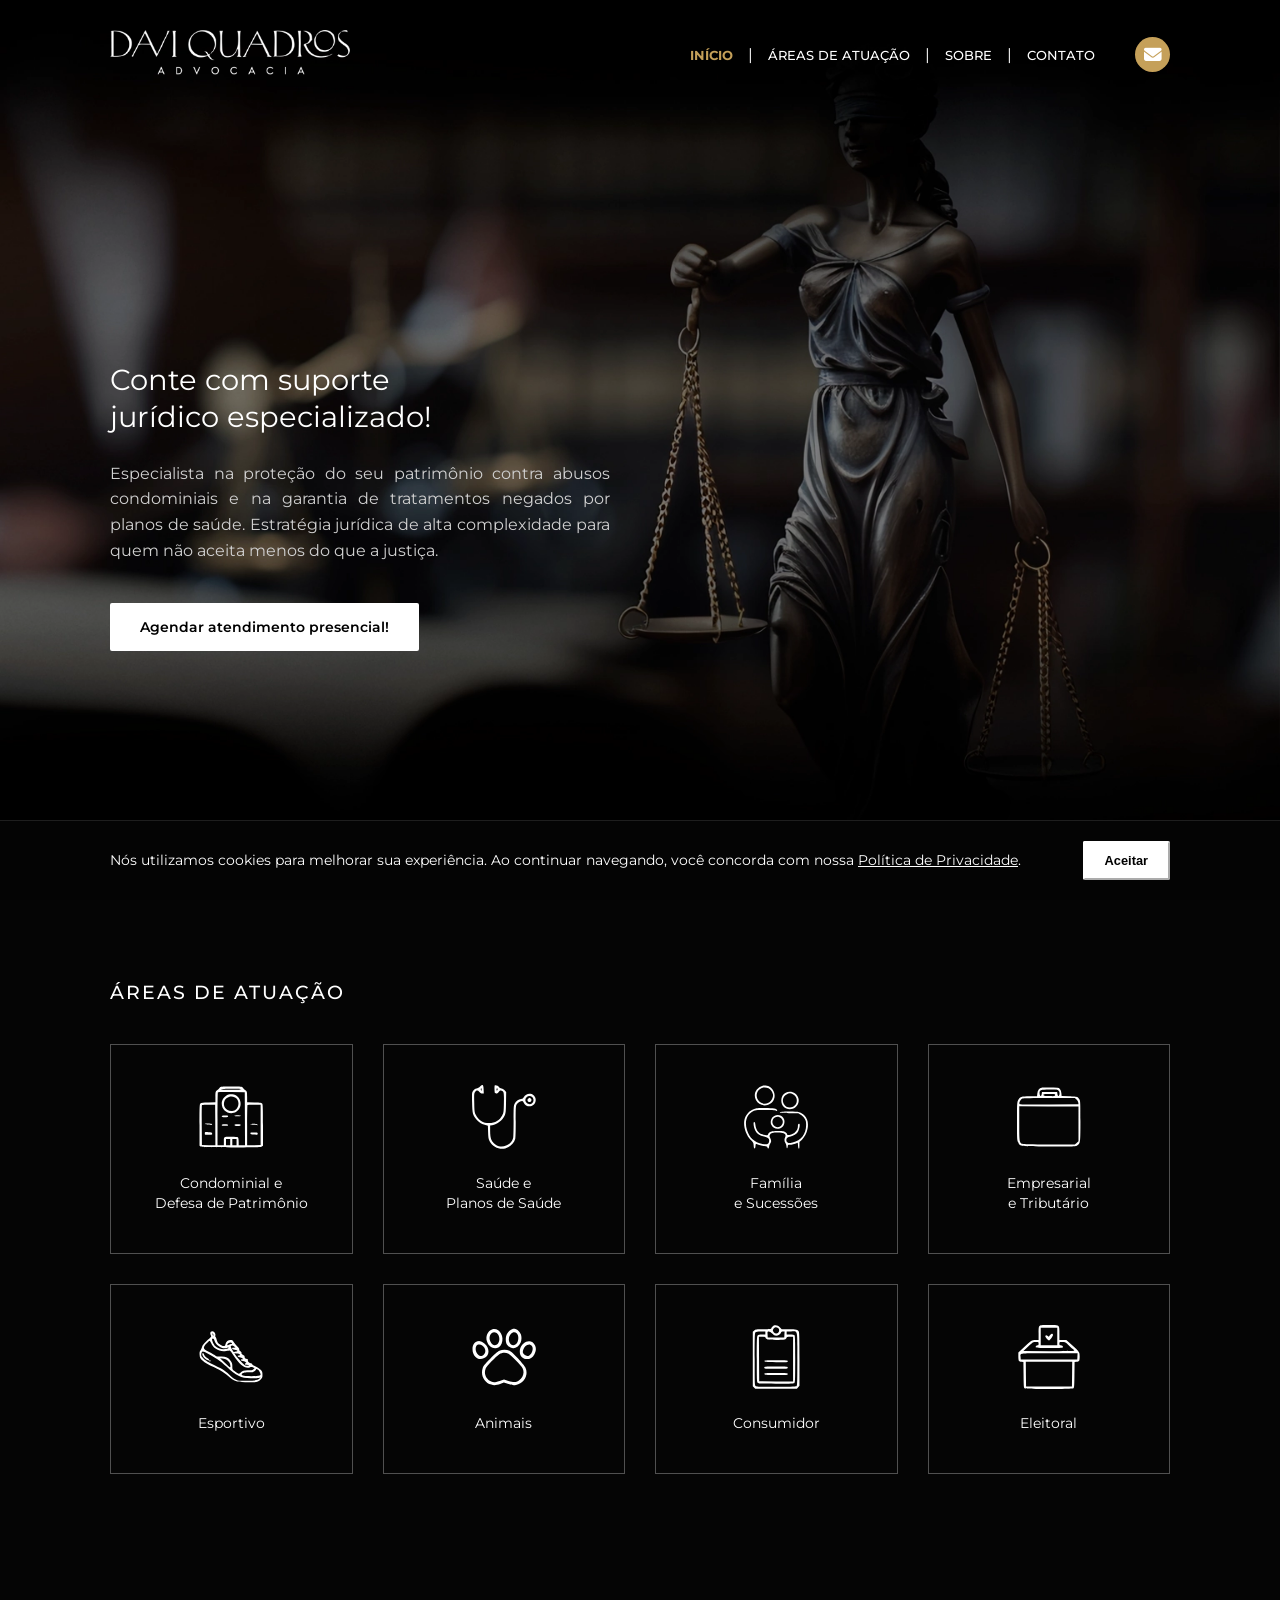
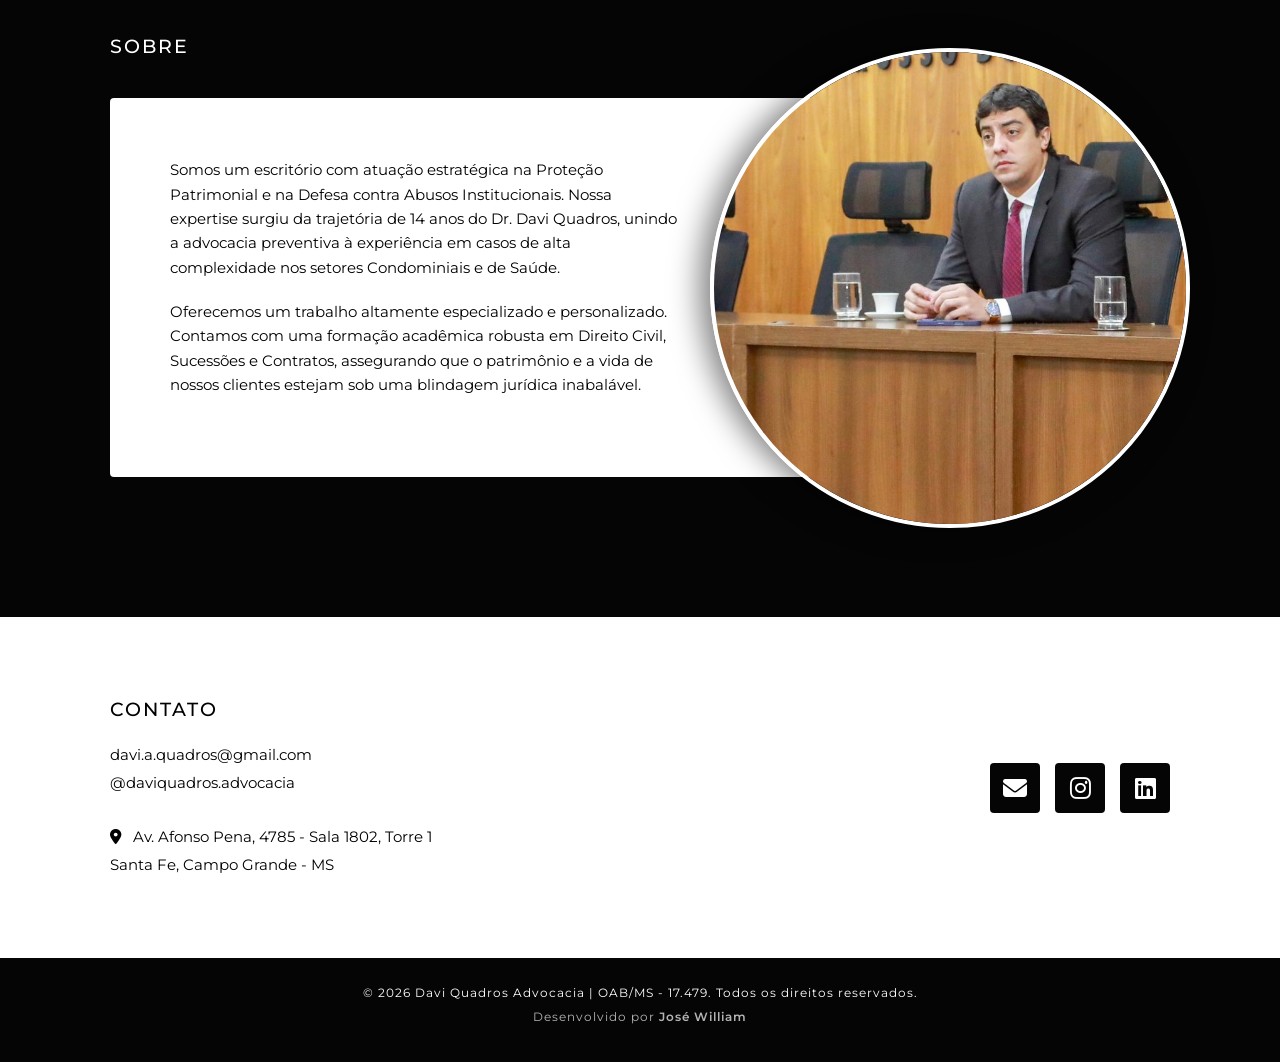
<file: index.html>
<!doctype html>
<html lang="pt-BR">
  <head>
    <meta charset="UTF-8" />
    <meta name="viewport" content="width=device-width, initial-scale=1.0" />
    <title>
      Davi Quadros Advocacia | Especialista em Direito Condominial e Saúde
    </title>
    <link rel="icon" type="image/x-icon" href="./images/favicon2.ico" />
    <link
      rel="icon"
      href="./images/faviconDark.ico"
      type="image/x-icon"
      media="(prefers-color-scheme: light)"
    />
    <link
      rel="icon"
      href="./images/faviconLight.ico"
      type="image/x-icon"
      media="(prefers-color-scheme: dark)"
    />

    <meta name="color-scheme" content="dark" />
    <meta
      name="description"
      content="Davi Quadros Advocacia. Especialista na proteção do seu patrimônio contra abusos condominia e planos de saúde em Campo Grande - MS."
    />
    <meta property="og:type" content="website" />
    <meta
      property="og:title"
      content="Davi Quadros Advocacia | Especialista em Direito Condominial e Saúde"
    />
    <meta
      property="og:description"
      content="Especialista na proteção do seu patrimônio contra abusos condominial e na garantia de tratamentos negados por planos de saúde."
    />
    <meta property="og:url" content="https://davi-araujo-quadros.vercel.app/" />
    <meta
      property="og:image"
      content="https://davi-araujo-quadros.vercel.app/images/previewwhatsap.png"
    />
    <meta property="og:image:width" content="1200" />
    <meta property="og:image:height" content="630" />

    <link rel="preload" as="image" href="./images/background.webp" />

    <link rel="preconnect" href="https://fonts.googleapis.com" />
    <link rel="preconnect" href="https://fonts.gstatic.com" crossorigin />
    <link
      rel="stylesheet"
      href="https://fonts.googleapis.com/css2?family=Montserrat:wght@300;400;500;600;700&display=swap"
    />

    <link rel="stylesheet" href="style.css" />

    <link
      rel="stylesheet"
      href="https://cdnjs.cloudflare.com/ajax/libs/font-awesome/6.4.0/css/all.min.css"
      media="print"
      onload="this.media = 'all'"
    />
    <noscript>
      <link
        rel="stylesheet"
        href="https://cdnjs.cloudflare.com/ajax/libs/font-awesome/6.4.0/css/all.min.css"
      />
    </noscript>
  </head>
  <body>
    <div class="scroll-progress-container">
      <div class="scroll-progress-bar" id="myBar"></div>
    </div>
    <header class="header">
      <nav class="navbar container">
        <a href="#inicio" class="logo" aria-label="Davi Quadros Advocacia">
          <img src="./images/logo.webp" alt="Logo Davi Quadros Advocacia" />
        </a>

        <ul class="nav-list">
          <li><a href="#inicio">INÍCIO</a></li>
          <li><a href="#atuacao">ÁREAS DE ATUAÇÃO</a></li>
          <li><a href="#sobre">SOBRE</a></li>
          <li><a href="#contato">CONTATO</a></li>
        </ul>

        <a
          href="mailto:davi.a.quadros@gmail.com?subject=Agendamento de Atendimento - Pelo Site"
          class="nav-whatsapp"
          aria-label="Fale por E-mail"
        >
          <i class="fa-solid fa-envelope"></i>
        </a>

        <button
          class="mobile-btn"
          aria-label="Abrir menu"
          aria-expanded="false"
        >
          <i class="fa-solid fa-bars"></i>
        </button>
      </nav>
    </header>

    <main>
      <section id="inicio" class="hero">
        <div class="hero-content container">
          <h1 class="hero-title">
            Conte com suporte<br />jurídico especializado!
          </h1>
          <p class="hero-description">
            Especialista na proteção do seu patrimônio contra abusos
            condominiais e na garantia de tratamentos negados por planos de
            saúde. Estratégia jurídica de alta complexidade para quem não aceita
            menos do que a justiça.
          </p>
          <a
            href="mailto:davi.a.quadros@gmail.com?subject=Agendamento de Atendimento - Pelo Site"
            class="btn-primary"
            >Agendar atendimento presencial!</a
          >
        </div>
      </section>

      <section id="atuacao" class="atuacao">
        <div class="container">
          <h2 class="section-title">ÁREAS DE ATUAÇÃO</h2>

          <div class="atuacao-grid">
            <article class="card-area">
              <div class="card-icon">
                <img src="./images/bancario.svg" alt="Ícone Predio" />
              </div>
              <h3>Condominial e<br />Defesa de Patrimônio</h3>
            </article>

            <article class="card-area">
              <div class="card-icon">
                <img src="./images/medico.svg" alt="Ícone Saúde" />
              </div>
              <h3>Saúde e<br />Planos de Saúde</h3>
            </article>

            <article class="card-area">
              <div class="card-icon">
                <img src="./images/familia.svg" alt="Ícone Família" />
              </div>
              <h3>Família<br />e Sucessões</h3>
            </article>

            <article class="card-area">
              <div class="card-icon">
                <img src="./images/empresa.svg" alt="Ícone Empresarial" />
              </div>
              <h3>Empresarial <br />e Tributário</h3>
            </article>

            <article class="card-area">
              <div class="card-icon">
                <img src="./images/esportivo.svg" alt="Ícone Esportivo" />
              </div>
              <h3>Esportivo</h3>
            </article>

            <article class="card-area">
              <div class="card-icon">
                <img src="./images/animal.svg" alt="Ícone Animal" />
              </div>
              <h3>Animais</h3>
            </article>

            <article class="card-area">
              <div class="card-icon">
                <img src="./images/tributario.svg" alt="Ícone Tributario" />
              </div>
              <h3>Consumidor</h3>
            </article>

            <article class="card-area">
              <div class="card-icon">
                <img src="./images/eleitoral.svg" alt="Ícone Eleitoral" />
              </div>

              <h3>Eleitoral</h3>
            </article>
          </div>
        </div>
      </section>

      <section id="sobre" class="sobre">
        <div class="container">
          <h2 class="section-title">SOBRE</h2>

          <div class="sobre-wrapper">
            <div class="sobre-texto-box">
              <p>
                Somos um escritório com atuação estratégica na Proteção
                Patrimonial e na Defesa contra Abusos Institucionais. Nossa
                expertise surgiu da trajetória de
                <span id="anos-experiencia">14</span> anos do Dr. Davi Quadros,
                unindo a advocacia preventiva à experiência em casos de alta
                complexidade nos setores Condominiais e de Saúde.
              </p>
              <p>
                Oferecemos um trabalho altamente especializado e personalizado.
                Contamos com uma formação acadêmica robusta em Direito Civil,
                Sucessões e Contratos, assegurando que o patrimônio e a vida de
                nossos clientes estejam sob uma blindagem jurídica inabalável.
              </p>
            </div>

            <div class="sobre-imagem">
              <img
                src="./images/fotodavi2.webp"
                alt="Dr. Davi Quadros em reunião"
              />
            </div>
          </div>
        </div>
      </section>

      <section id="contato" class="contato">
        <div class="container contato-container">
          <div class="contato-info">
            <h2 class="section-title title-dark">CONTATO</h2>
            <address class="endereco">
              <a href="mailto:davi.a.quadros@gmail.com"
                >davi.a.quadros@gmail.com</a
              ><br />

              <a
                href="https://instagram.com/daviquadros.advocacia"
                target="_blank"
                rel="noopener noreferrer"
                >@daviquadros.advocacia</a
              ><br /><br />

              <a
                href="https://www.google.com/maps/search/?api=1&query=Av.+Afonso+Pena,+4785,+Santa+Fe,+Campo+Grande+-+MS"
                target="_blank"
                rel="noopener noreferrer"
              >
                <i
                  class="fa-solid fa-location-dot"
                  style="margin-right: 8px"
                ></i>
                Av. Afonso Pena, 4785 - Sala 1802, Torre 1<br />
                Santa Fe, Campo Grande - MS
              </a>
            </address>
          </div>

          <div class="contato-botoes">
            <a
              href="mailto:davi.a.quadros@gmail.com?subject=Agendamento de Atendimento - Pelo Site"
              class="btn-square"
              aria-label="Enviar E-mail"
              ><i class="fa-solid fa-envelope"></i
            ></a>
            <a
              href="https://instagram.com/daviquadros.advocacia"
              target="_blank"
              rel="noopener noreferrer"
              class="btn-square"
              aria-label="Instagram"
              ><i class="fa-brands fa-instagram"></i
            ></a>
            <a
              href="https://www.linkedin.com/in/davi-ara%C3%BAjo-quadros-817040407/"
              target="_blank"
              rel="noopener noreferrer"
              class="btn-square"
              aria-label="LinkedIn"
              ><i class="fa-brands fa-linkedin"></i
            ></a>
          </div>
        </div>
      </section>
    </main>

    <footer class="footer">
      <div class="container">
        <p>
          &copy; <span id="ano-atual"></span> Davi Quadros Advocacia | OAB/MS -
          17.479. Todos os direitos reservados.
        </p>
        <p class="dev-credits">
          Desenvolvido por <strong>José William</strong>
        </p>
      </div>
    </footer>

    <div id="cookie-banner" class="cookie-banner">
      <div class="container cookie-container">
        <p>
          Nós utilizamos cookies para melhorar sua experiência. Ao continuar
          navegando, você concorda com nossa
          <a href="politica-privacidade.html">Política de Privacidade</a>.
        </p>
        <button id="accept-cookies" class="btn-primary btn-cookie">
          Aceitar
        </button>
      </div>
    </div>
    <a
      href="mailto:davi.a.quadros@gmail.com?subject=Agendamento de Atendimento - Pelo Site"
      class="wa-flutuante"
      aria-label="Enviar E-mail"
    >
      <i class="fa-solid fa-envelope"></i>
    </a>
    <script src="script.js"></script>
  </body>
</html>
</file>
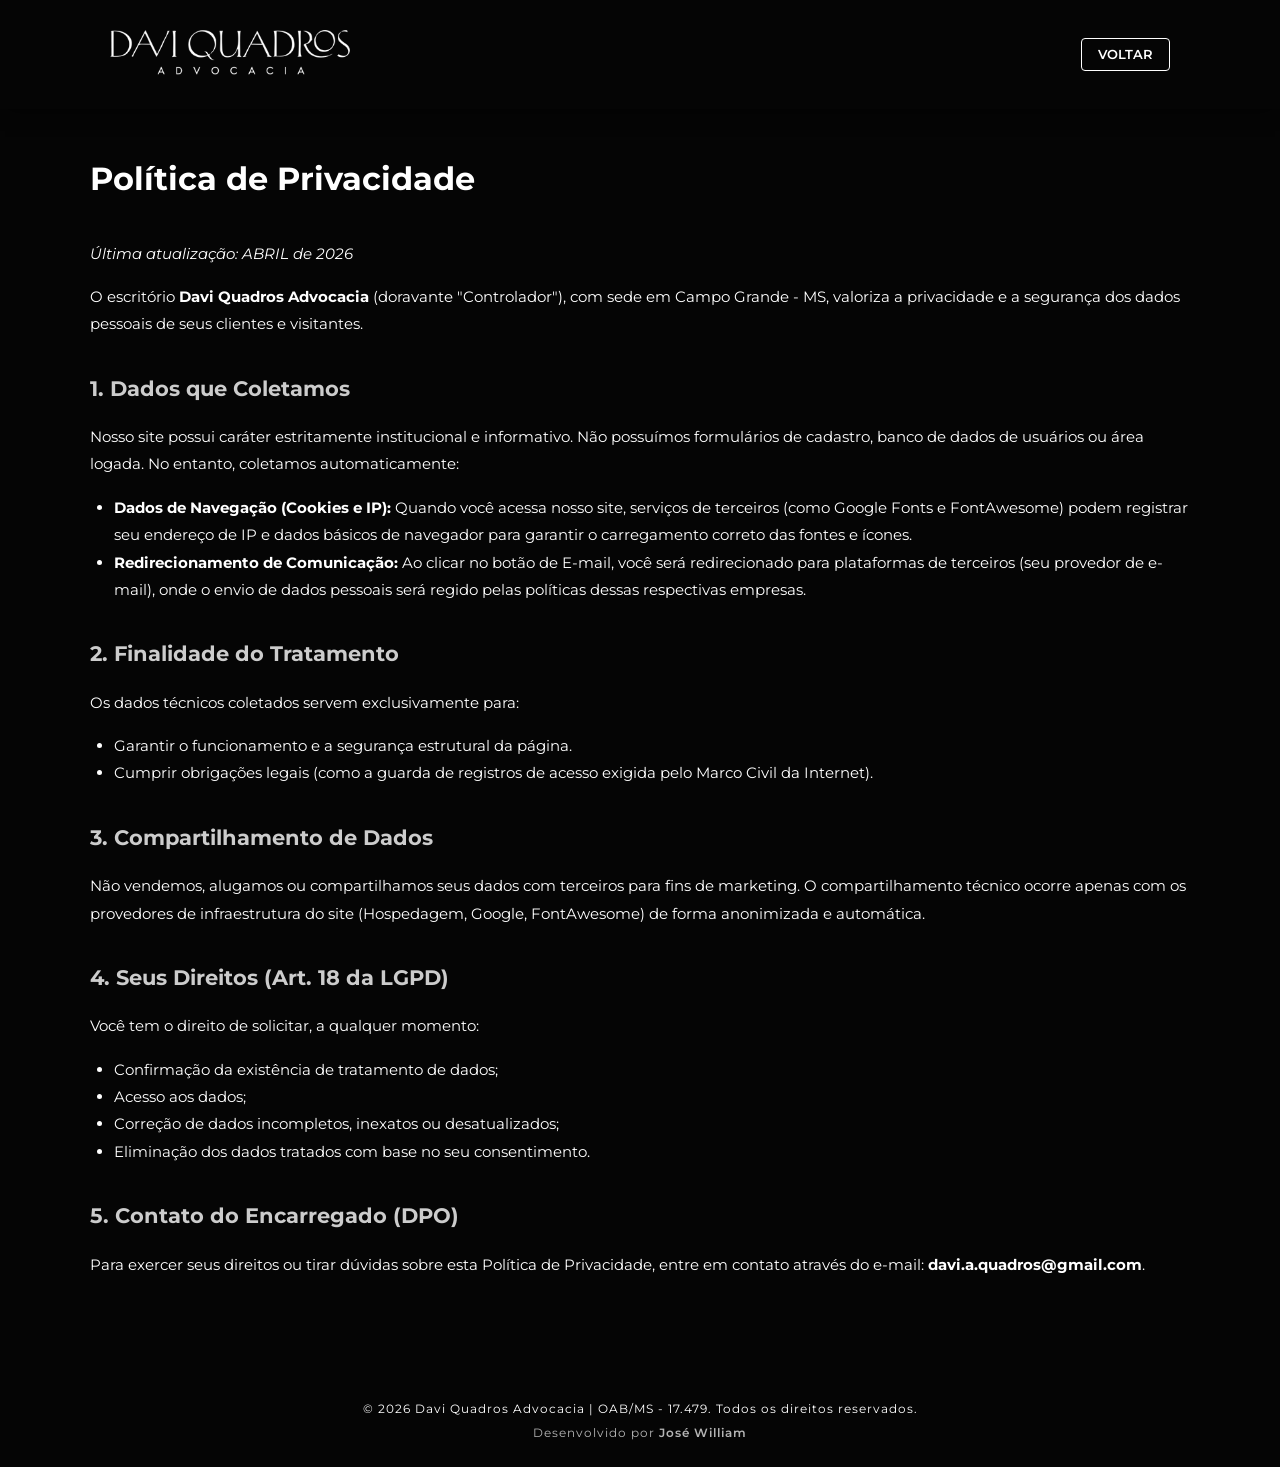
<file: politica-privacidade.html>
<!doctype html>
<html lang="pt-BR">
  <head>
    <meta charset="UTF-8" />
    <meta name="viewport" content="width=device-width, initial-scale=1.0" />
    <meta
      name="description"
      content="Política de Privacidade e Proteção de Dados - Davi Quadros Advocacia."
    />
    <link rel="preconnect" href="https://fonts.googleapis.com" />
    <link rel="preconnect" href="https://fonts.gstatic.com" crossorigin />
    <link
      href="https://fonts.googleapis.com/css2?family=Montserrat:wght@300;400;500;600;700&display=swap"
      rel="stylesheet"
    />
    <link
      rel="stylesheet"
      href="https://cdnjs.cloudflare.com/ajax/libs/font-awesome/6.4.0/css/all.min.css"
    />

    <link rel="stylesheet" href="style.css" />

    <title>Política de Privacidade | Davi Quadros Advocacia</title>

    <style>
      /* Estilo extra rápido só para a formatação do texto jurídico */
      .politica-content {
        padding: 9.375rem 0 5rem 0; /* Espaço para o header fixo */
        color: var(--text-light);
        line-height: 1.8;
      }
      .politica-content h1 {
        font-size: 2rem;
        margin-bottom: 2rem;
        color: var(--text-light);
      }
      .politica-content h2 {
        font-size: 1.3rem;
        margin-top: 2rem;
        margin-bottom: 1rem;
        color: #cccccc;
      }
      .politica-content p,
      .politica-content ul {
        margin-bottom: 1rem;
        font-size: 0.95rem;
      }
      .politica-content ul {
        padding-left: 1.5rem;
      }
    </style>
  </head>
  <body>
    <header
      class="header"
      style="
        background-color: var(--bg-dark);
        box-shadow: 0px 3px 20px -5px rgba(0, 0, 0, 0.8);
      "
    >
      <nav class="navbar container">
        <a href="index.html" class="logo" aria-label="Voltar para o Início">
          <img src="./images/logo.png" alt="Logo Davi Quadros Advocacia" />
        </a>
        <a
          href="index.html"
          style="
            color: var(--text-light);
            text-decoration: none;
            font-weight: 600;
            border: 1px solid white;
            padding: 8px 16px;
            border-radius: 4px;
            font-size: 0.8rem;
          "
        >
          VOLTAR
        </a>
      </nav>
    </header>

    <main class="politica-content container">
      <h1>Política de Privacidade</h1>
      <p><em>Última atualização: ABRIL de 2026</em></p>

      <p>
        O escritório <strong>Davi Quadros Advocacia</strong> (doravante
        "Controlador"), com sede em Campo Grande - MS, valoriza a privacidade e
        a segurança dos dados pessoais de seus clientes e visitantes.
      </p>

      <h2>1. Dados que Coletamos</h2>
      <p>
        Nosso site possui caráter estritamente institucional e informativo. Não
        possuímos formulários de cadastro, banco de dados de usuários ou área
        logada. No entanto, coletamos automaticamente:
      </p>
      <ul>
        <li>
          <strong>Dados de Navegação (Cookies e IP):</strong> Quando você acessa
          nosso site, serviços de terceiros (como Google Fonts e FontAwesome)
          podem registrar seu endereço de IP e dados básicos de navegador para
          garantir o carregamento correto das fontes e ícones.
        </li>
        <li>
          <strong>Redirecionamento de Comunicação:</strong> Ao clicar no botão
          de E-mail, você será redirecionado para plataformas de terceiros (seu
          provedor de e-mail), onde o envio de dados pessoais será regido pelas
          políticas dessas respectivas empresas.
        </li>
      </ul>

      <h2>2. Finalidade do Tratamento</h2>
      <p>Os dados técnicos coletados servem exclusivamente para:</p>
      <ul>
        <li>Garantir o funcionamento e a segurança estrutural da página.</li>
        <li>
          Cumprir obrigações legais (como a guarda de registros de acesso
          exigida pelo Marco Civil da Internet).
        </li>
      </ul>

      <h2>3. Compartilhamento de Dados</h2>
      <p>
        Não vendemos, alugamos ou compartilhamos seus dados com terceiros para
        fins de marketing. O compartilhamento técnico ocorre apenas com os
        provedores de infraestrutura do site (Hospedagem, Google, FontAwesome)
        de forma anonimizada e automática.
      </p>

      <h2>4. Seus Direitos (Art. 18 da LGPD)</h2>
      <p>Você tem o direito de solicitar, a qualquer momento:</p>
      <ul>
        <li>Confirmação da existência de tratamento de dados;</li>
        <li>Acesso aos dados;</li>
        <li>Correção de dados incompletos, inexatos ou desatualizados;</li>
        <li>Eliminação dos dados tratados com base no seu consentimento.</li>
      </ul>

      <h2>5. Contato do Encarregado (DPO)</h2>
      <p>
        Para exercer seus direitos ou tirar dúvidas sobre esta Política de
        Privacidade, entre em contato através do e-mail:
        <strong>davi.a.quadros@gmail.com</strong>.
      </p>
    </main>

    <footer class="footer">
      <div class="container">
        <p>
          &copy; <span id="ano-atual"></span> Davi Quadros Advocacia | OAB/MS -
          17.479. Todos os direitos reservados.
        </p>
        <p class="dev-credits">
          Desenvolvido por <strong>José William</strong>
        </p>
      </div>
    </footer>

    <script>
      document.getElementById('ano-atual').textContent =
        new Date().getFullYear();
    </script>
  </body>
</html>
</file>
<file: style.css>
/* =========================================
   1. VARIÁVEIS E CONFIGURAÇÕES GLOBAIS
   ========================================= */
:root {
  --bg-dark: #050505;
  --bg-light: #ffffff;
  --text-light: #ffffff;
  --text-dark: #000000;
  --btn-accent: #c5a059;
  --container-width: 68.75rem;
}

html {
  scroll-behavior: smooth; /* Rolagem suave ao clicar no menu */
  scroll-padding-top: 6.25rem; /* Evita que o header cubra os títulos ao rolar */
}

* {
  margin: 0;
  padding: 0;
  box-sizing: border-box;
}

body {
  background-color: var(--bg-dark);
  color: var(--text-light);
  font-family: 'Montserrat', sans-serif;
  overflow-x: hidden; /* Evita barra de rolagem horizontal indesejada */
}

/* =========================================
   2. CLASSES UTILITÁRIAS E GLOBAIS
   ========================================= */
/* Limita a largura do conteúdo e centraliza */
.container {
  width: 100%;
  max-width: var(--container-width);
  margin: 0 auto;
  padding: 0 1.25rem;
}

/* Títulos padrões das seções */
.section-title {
  font-size: 1.2rem;
  font-weight: 500;
  letter-spacing: 0.125rem;
  margin-bottom: 1.25rem;
}

/* Barra de progresso de rolagem no topo da tela */
.scroll-progress-container {
  position: fixed;
  top: 0;
  left: 0;
  z-index: 9999;
  width: 100%;
  height: 3px;
  background: transparent;
}

.scroll-progress-bar {
  height: 100%;
  background: #fefefe !important;
  width: 0%;
  transition: width 0.1s ease-out;
}

/* Animações de Fade-In controladas pelo JavaScript */
.reveal {
  opacity: 0;
  transform: translateY(3.125rem);
  transition:
    opacity 1s ease,
    transform 1s ease;
}

.reveal.fadeIn {
  opacity: 1;
  transform: translateY(0);
}

/* =========================================
   3. HEADER E NAVEGAÇÃO
   ========================================= */
.header {
  width: 100%;
  position: fixed;
  top: 0;
  left: 0;
  z-index: 100;
  padding: 1.875rem 0;
  transition: all 0.3s ease;
}

/* Efeito Glassmorphism adicionado via JS ao rolar */
.header.scrolled {
  background-color: rgba(5, 5, 5, 0.92) !important;
  backdrop-filter: blur(15px);
  -webkit-backdrop-filter: blur(15px);
  padding: 1rem 0;
  box-shadow: 0px 4px 20px rgba(0, 0, 0, 0.4);
}

.navbar {
  display: flex;
  justify-content: space-between;
  align-items: center;
}

.logo img {
  height: 2.8125rem;
}

/* Menu de Links */
.nav-list {
  display: flex;
  list-style: none;
  align-items: center;
  margin-left: auto;
  margin-right: 2.5rem;
}

.nav-list li a {
  color: var(--text-light);
  text-decoration: none;
  font-size: 0.8rem;
  font-weight: 500;
  transition: 0.3s;
}

.nav-list li a:hover {
  color: #cccccc;
}

.nav-list li a.active {
  color: #c5a059 !important;
  font-weight: 700;
}

.nav-list li:not(:last-child)::after {
  content: '|';
  color: var(--text-light);
  margin: 0 0.9375rem;
}

/* Ícone do E-MAIL no Header */
.nav-whatsapp {
  background-color: var(--btn-accent);
  color: white;
  width: 2.1875rem;
  height: 2.1875rem;
  display: flex;
  align-items: center;
  justify-content: center;
  border-radius: 50%;
  text-decoration: none;
  font-size: 1.1rem;
  transition: transform 0.3s ease;
}

.nav-whatsapp:hover {
  transform: scale(1.1);
}

/* Botão Hamburguer (Oculto no Desktop) */
.mobile-btn {
  display: none;
  background: none;
  border: none;
  color: white;
  font-size: 1.5rem;
  cursor: pointer;
}

/* =========================================
   4. SEÇÕES DO SITE
   ========================================= */

/* --- INÍCIO (Hero) --- */
.hero {
  min-height: 100vh;
  display: flex;
  align-items: center;
  background-image: url('./images/background.webp');
  background-size: cover;
  background-position: center right;
  padding-top: 10rem !important;
  padding-bottom: 3rem;
}

.hero-title {
  font-size: 1.8rem;
  font-weight: 400;
  line-height: 1.3;
  margin-bottom: 1.5625rem;
}

.hero-description {
  font-size: 1rem;
  line-height: 1.6;
  max-width: 31.25rem;
  margin-bottom: 2.5rem;
  color: #d1d1d1;
  text-align: justify;
}

.btn-primary {
  display: inline-block;
  background-color: var(--bg-light);
  color: var(--text-dark);
  text-decoration: none;
  padding: 0.9375rem 1.875rem;
  font-weight: 600;
  font-size: 0.9rem;
  border-radius: 0.125rem;
  transition: 0.3s;
}

.btn-primary:hover {
  background-color: #e0e0e0;
}

/* --- ÁREAS DE ATUAÇÃO --- */
.atuacao {
  padding: 5rem 0;
}

.atuacao-grid {
  display: grid;
  grid-template-columns: repeat(4, 1fr);
  gap: 1.875rem;
  margin-top: 2.5rem;
}

.card-area {
  border: 1px solid rgba(255, 255, 255, 0.3);
  padding: 2.5rem 1.25rem;
  display: flex;
  flex-direction: column;
  align-items: center;
  text-align: center;
  transition: all 0.4s cubic-bezier(0.175, 0.885, 0.32, 1.275);
}

.card-area:hover {
  background-color: rgba(255, 255, 255, 0.08);
  transform: translateY(-10px);
  border-color: var(--bg-light);
  box-shadow: 0 15px 30px rgba(0, 0, 0, 0.5);
}

.card-icon {
  margin-bottom: 1.25rem;
}

.card-icon img {
  height: 4rem;
  width: auto;
  aspect-ratio: 1 / 1;
  filter: invert(1);
}

.card-area h3 {
  font-size: 0.9rem;
  font-weight: 400;
  line-height: 1.4;
}

/* --- SOBRE --- */
.sobre {
  padding: 80px 0;
}

.sobre-wrapper {
  display: flex;
  align-items: center;
  position: relative;
  margin-top: 2.5rem;
  margin-bottom: 3.75rem;
}

.sobre-texto-box {
  background-color: var(--bg-light);
  color: var(--text-dark);
  width: 80%;
  padding: 3.75rem 17.5rem 3.75rem 3.75rem;
  border-radius: 0.25rem;
}

.sobre-texto-box p {
  margin-bottom: 1.25rem;
  line-height: 1.6;
  font-size: 0.95rem;
}

.sobre-imagem {
  position: absolute;
  right: -1.25rem;
  width: 30rem;
  height: 30rem;
  border-radius: 50%;
  border: 0.25rem solid var(--bg-light);
  overflow: hidden;
  box-shadow: -0.625rem 0 1.875rem rgba(0, 0, 0, 0.5);
}

.sobre-imagem img {
  width: 100%;
  height: 100%;
  object-fit: cover;
}

/* --- CONTATO E BOTÕES --- */
.contato {
  background-color: var(--bg-light);
  color: var(--text-dark);
  padding: 80px 0;
}

.contato-container {
  display: flex;
  justify-content: space-between;
  align-items: center;
}

.title-dark {
  color: var(--text-dark);
}

.endereco {
  font-style: normal;
  line-height: 1.8;
  font-size: 0.95rem;
}

.endereco a {
  color: var(--text-dark);
  text-decoration: none;
}

.contato-botoes {
  display: flex;
  gap: 0.9375rem;
}

.btn-square {
  background-color: var(--bg-dark);
  color: var(--text-light);
  width: 3.125rem;
  height: 3.125rem;
  display: flex;
  align-items: center;
  justify-content: center;
  font-size: 1.5rem;
  text-decoration: none;
  border-radius: 0.25rem;
  transition: 0.3s;
}

.btn-square:hover {
  background-color: #333333;
}

/* =========================================
   5. FOOTER E COMPONENTES EXTRAS
   ========================================= */
.footer {
  background-color: var(--bg-dark);
  color: var(--text-light);
  text-align: center;
  padding: 1.5625rem 0;
  font-size: 0.75rem;
  letter-spacing: 0.0625rem;
  line-height: 1.6;
}

.dev-credits {
  margin-top: 0.3125rem;
  opacity: 0.7;
}

.dev-credits strong {
  color: var(--text-light);
  font-weight: 600;
}

/* --- BANNER DE COOKIES --- */
.cookie-banner {
  position: fixed;
  bottom: 0;
  left: 0;
  width: 100%;
  background-color: rgba(5, 5, 5, 0.95);
  border-top: 1px solid rgba(255, 255, 255, 0.1);
  color: var(--text-light);
  padding: 1.25rem 0;
  z-index: 9999;
  display: none; /* Controlado pelo JS */
}

.cookie-container {
  display: flex;
  justify-content: space-between;
  align-items: center;
  gap: 1.25rem;
}

.cookie-banner p {
  font-size: 0.85rem;
  line-height: 1.5;
}

.cookie-banner a {
  color: var(--text-light);
  text-decoration: underline;
}

.btn-cookie {
  padding: 0.625rem 1.25rem;
  font-size: 0.8rem;
  white-space: nowrap;
  cursor: pointer;
}

/* --- E-MAIL FLUTUANTE --- */
.wa-flutuante {
  position: fixed;
  bottom: 1.875rem;
  right: 1.875rem;
  background-color: var(--btn-accent);
  color: var(--text-light);
  width: 3.75rem;
  height: 3.75rem;
  border-radius: 50%;
  display: flex;
  justify-content: center;
  align-items: center;
  font-size: 2rem;
  box-shadow: 0 4px 10px rgba(0, 0, 0, 0.3);
  z-index: 1000;
  text-decoration: none !important;
  transition:
    transform 0.3s ease,
    opacity 0.3s ease,
    visibility 0.3s ease;
  opacity: 0.75;
  visibility: visible;
}

.wa-flutuante:hover {
  transform: scale(1.1);
  opacity: 1;
}

.wa-flutuante.hide {
  opacity: 0;
  visibility: hidden;
  transform: scale(0.8) translateY(20px);
}

/* =========================================
   6. RESPONSIVIDADE (MEDIA QUERIES)
   ========================================= */

/* --- TABLETS --- */
@media screen and (max-width: 992px) {
  .atuacao-grid {
    grid-template-columns: repeat(2, 1fr);
  }

  .sobre-texto-box {
    padding: 2.5rem 9.375rem 2.5rem 2.5rem;
    width: 85%;
  }

  .sobre-imagem {
    width: 18.75rem;
    height: 18.75rem;
  }
}

/* --- CELULARES --- */
@media screen and (max-width: 768px) {
  /* Banner de Cookies */
  .cookie-container {
    flex-direction: column;
    text-align: center;
  }

  /* Header e Menu Mobile */
  .nav-list,
  .nav-whatsapp {
    display: none;
  }

  .mobile-btn {
    display: block;
  }

  .nav-list.active {
    display: flex;
    flex-direction: column;
    position: absolute;
    top: 5rem;
    left: 0;
    width: 100%;
    background-color: rgba(5, 5, 5, 0.8);
    backdrop-filter: blur(8px); /* Efeito de vidro moderno */
    -webkit-backdrop-filter: blur(8px);
    padding: 2rem 0;
    margin: 0;
    border-bottom: 1px solid #333;
  }

  .nav-list.active li {
    width: 100%;
    text-align: center;
    padding: 0.25rem 0;
  }

  .nav-list.active li:not(:last-child)::after {
    display: none;
  }

  /* Seções e Espaçamentos Gerais */
  .hero {
    min-height: auto;
    padding-top: 6rem !important;
    padding-bottom: 3rem;
  }

  .hero-title {
    font-size: 2.2rem;
  }

  .hero-description {
    font-size: 0.95rem;
  }

  .atuacao,
  .sobre,
  .contato {
    padding: 2.1875rem 0;
  }

  /* Áreas de Atuação */
  .card-icon img {
    height: 2.5rem;
  }

  /* Seção Sobre */
  .sobre-wrapper {
    flex-direction: column;
  }

  .sobre-texto-box {
    width: 100%;
    padding: 2.5rem 1.875rem 5rem 1.875rem;
  }

  .sobre-imagem {
    position: relative;
    margin-top: -3.75rem;
    right: auto;
    width: 15.625rem;
    height: 15.625rem;
  }

  /* Seção Contato */
  .contato-container {
    flex-direction: column;
    align-items: flex-start;
    gap: 1.875rem;
  }

  /* Garante botão no mobile */
  .wa-flutuante {
    display: flex;
  }
}

/* --- DESKTOP (Regras específicas para telas grandes) --- */
@media screen and (min-width: 769px) {
  /* Esconde o botão flutuante no computador, mantendo o botão do menu superior */
  .wa-flutuante {
    display: none;
  }
}
</file>
